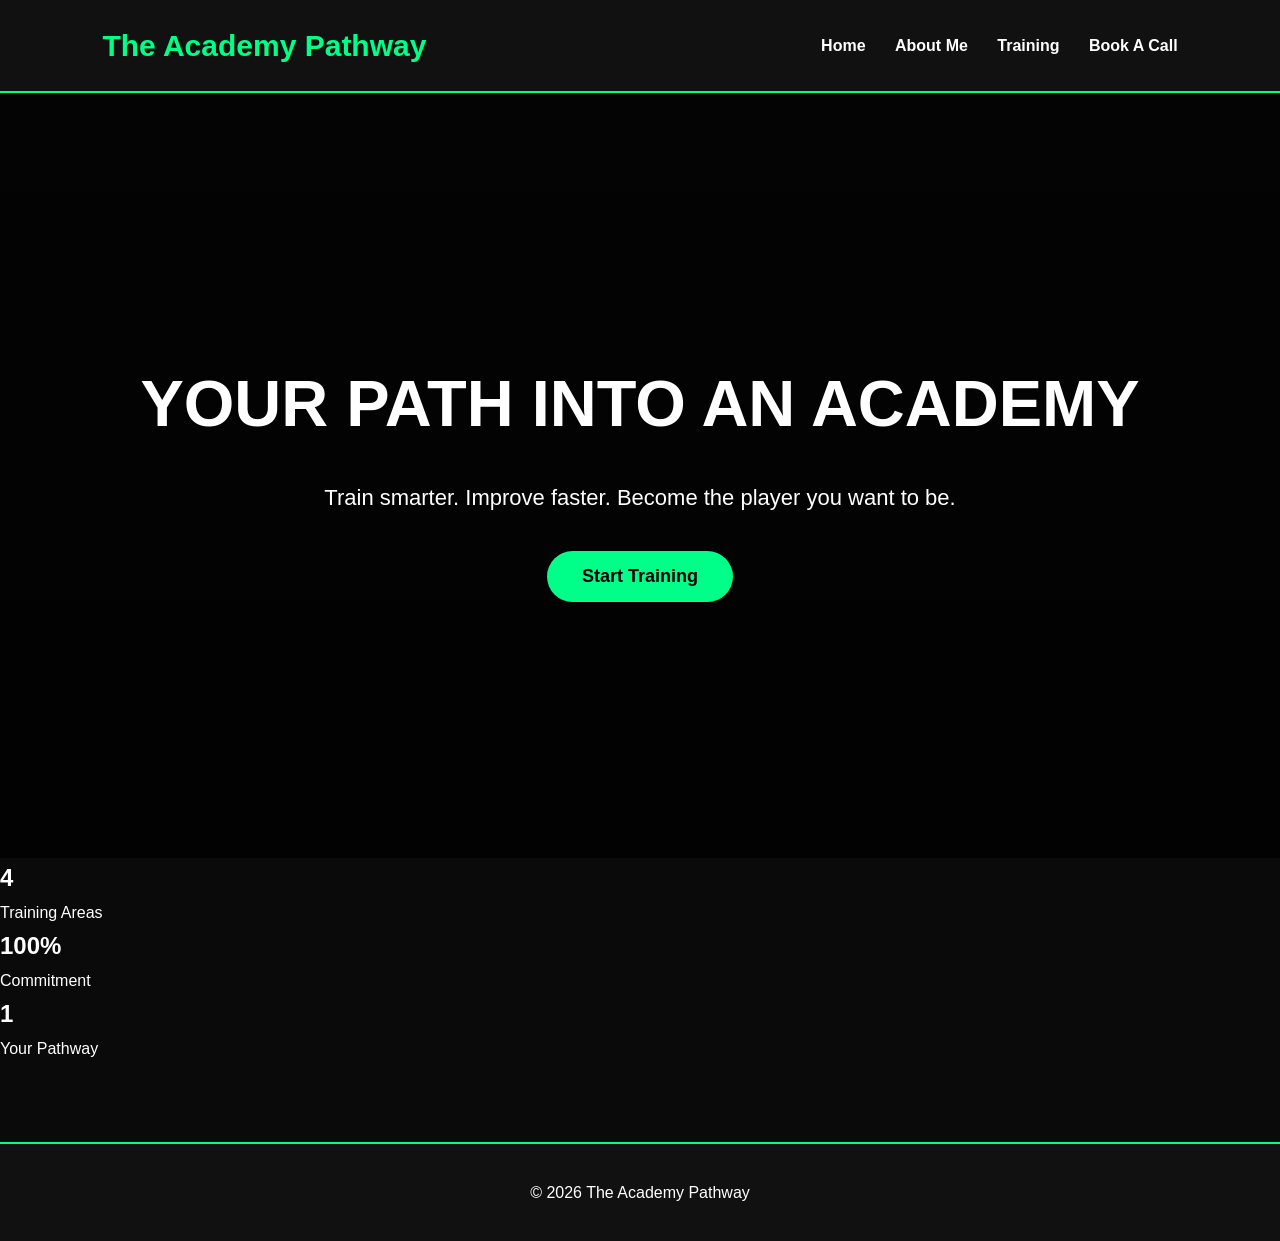
<file: index.html>
<!DOCTYPE html>
<html lang="en">
<head>
<meta charset="UTF-8">
<meta name="viewport" content="width=device-width, initial-scale=1.0">
<title>The Academy Pathway</title>
<link rel="stylesheet" href="style.css">
</head>

<body>

<header>

<h1>The Academy Pathway</h1>

<nav>
<a href="index.html">Home</a>
<a href="about.html">About Me</a>
<a href="training.html">Training</a>
<a href="book.html">Book A Call</a>
</nav>

</header>

<section class="hero">

<h2>YOUR PATH INTO AN ACADEMY</h2>

<p>
Train smarter. Improve faster. Become the player you want to be.
</p>

<a href="training.html">
<button>Start Training</button>
</a>

</section>

<section class="stats">

<div class="stat">
<h2>4</h2>
<p>Training Areas</p>
</div>

<div class="stat">
<h2>100%</h2>
<p>Commitment</p>
</div>

<div class="stat">
<h2>1</h2>
<p>Your Pathway</p>
</div>

</section>

<footer>

<p>© 2026 The Academy Pathway</p>

</footer>

<script src="script.js"></script>

</body>
</html>
</file>
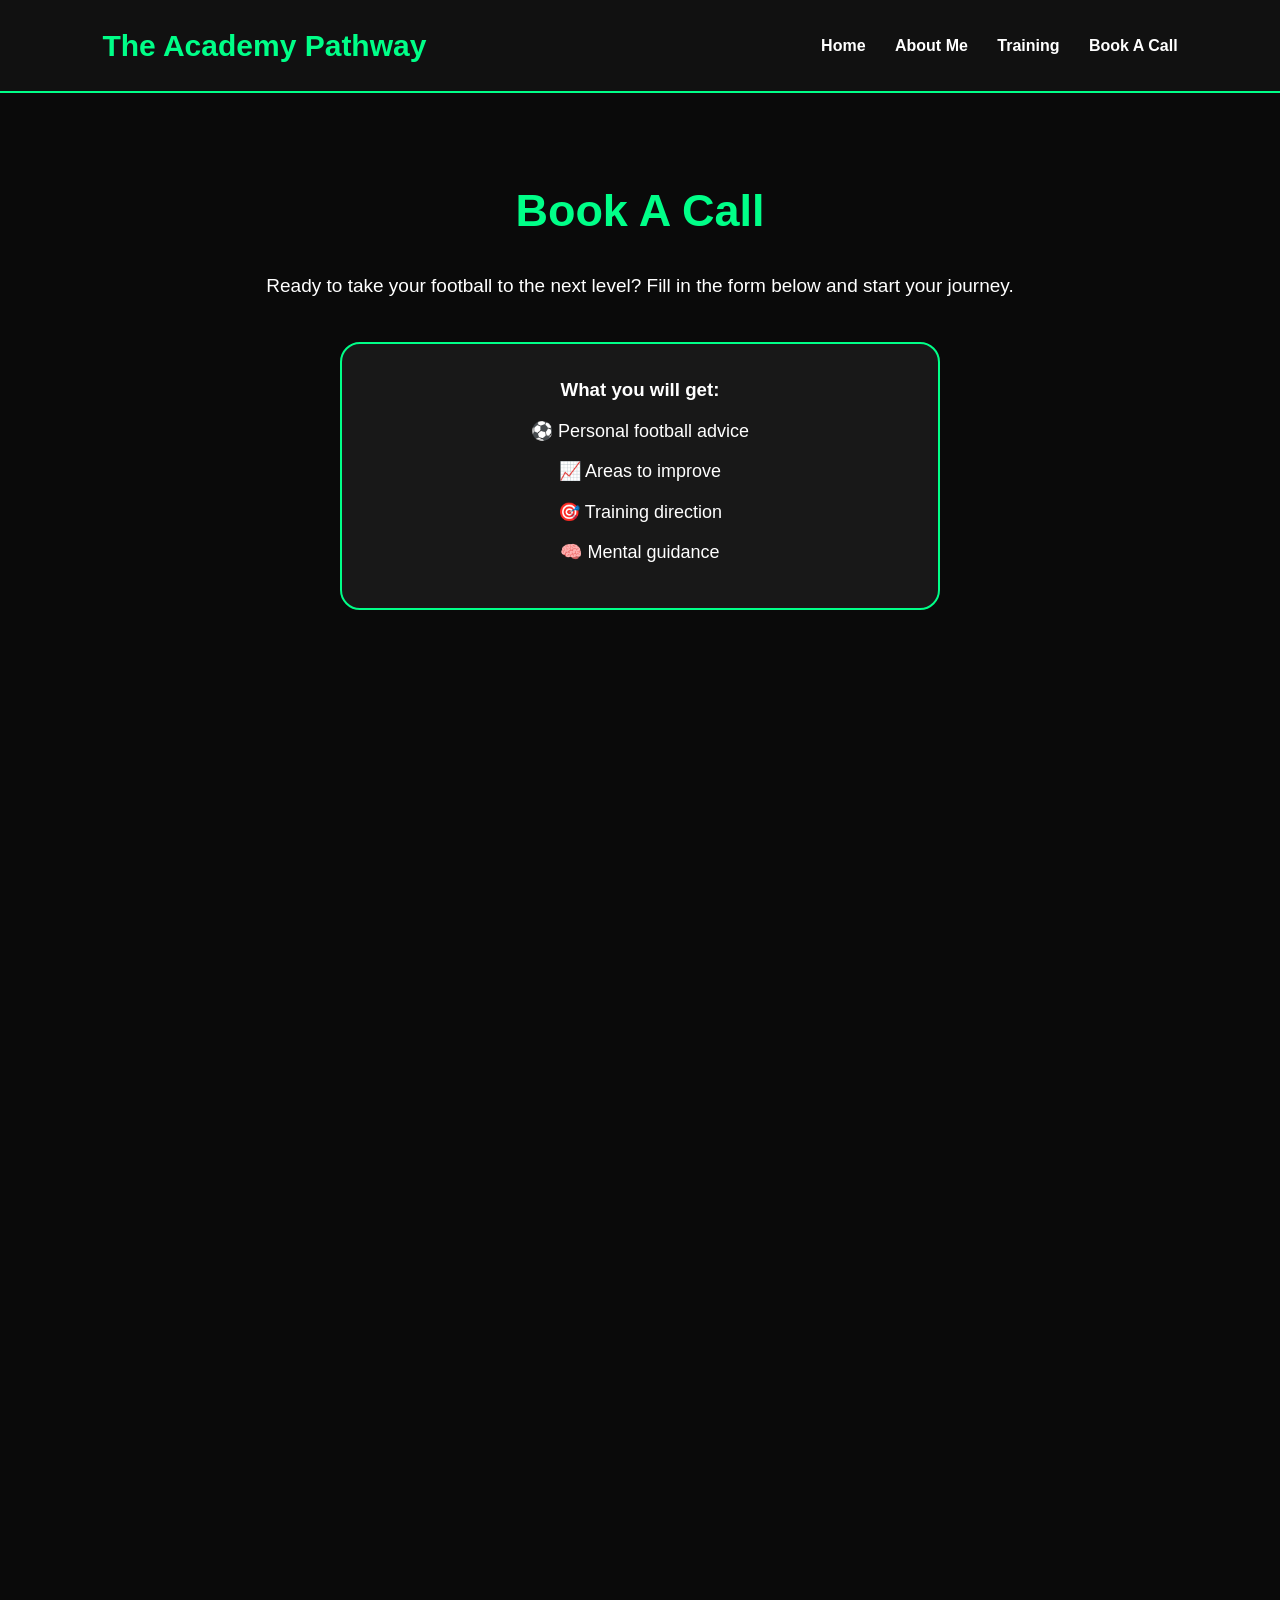
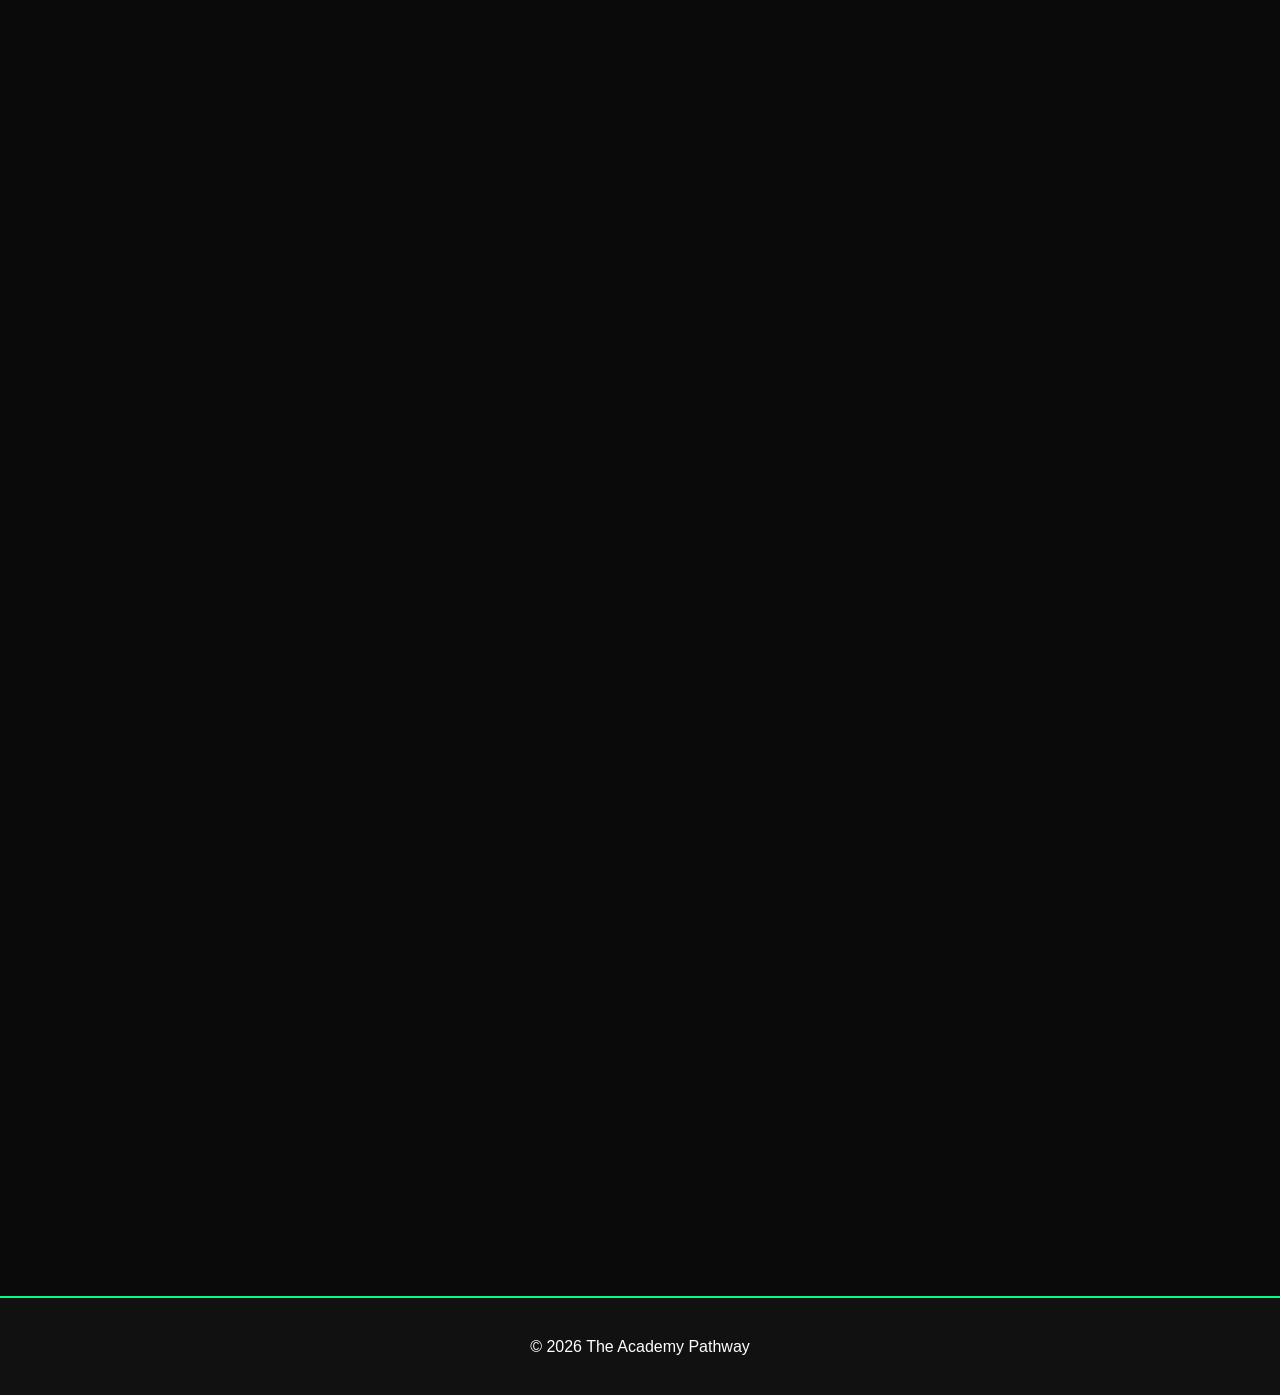
<file: book.html>
<!DOCTYPE html>
<html lang="en">

<head>

<meta charset="UTF-8">
<meta name="viewport" content="width=device-width, initial-scale=1.0">

<title>Book A Call | The Academy Pathway</title>

<link rel="stylesheet" href="style.css">

</head>


<body>


<header>

<h1>The Academy Pathway</h1>

<nav>

<a href="index.html">Home</a>

<a href="about.html">About Me</a>

<a href="training.html">Training</a>

<a href="book.html">Book A Call</a>

</nav>

</header>



<section class="page">


<h2>Book A Call</h2>


<p>
Ready to take your football to the next level?
Fill in the form below and start your journey.
</p>



<div class="call-box">


<h3>What you will get:</h3>


<ul>

<li>⚽ Personal football advice</li>

<li>📈 Areas to improve</li>

<li>🎯 Training direction</li>

<li>🧠 Mental guidance</li>

</ul>


</div>


<div class="form-container">

<iframe src="https://docs.google.com/forms/d/e/1FAIpQLSeIfpOwJdbwak38sV3lNtuc94ovUS2YeBy5KNdYem3vvDSJ8g/viewform?embedded=true"
width="640"
height="2086"
frameborder="0"
marginheight="0"
marginwidth="0">
Läser in…
</iframe>

</div>


</div>



</section>



<footer>

<p>
© 2026 The Academy Pathway
</p>

</footer>


</body>

</html>
</file>
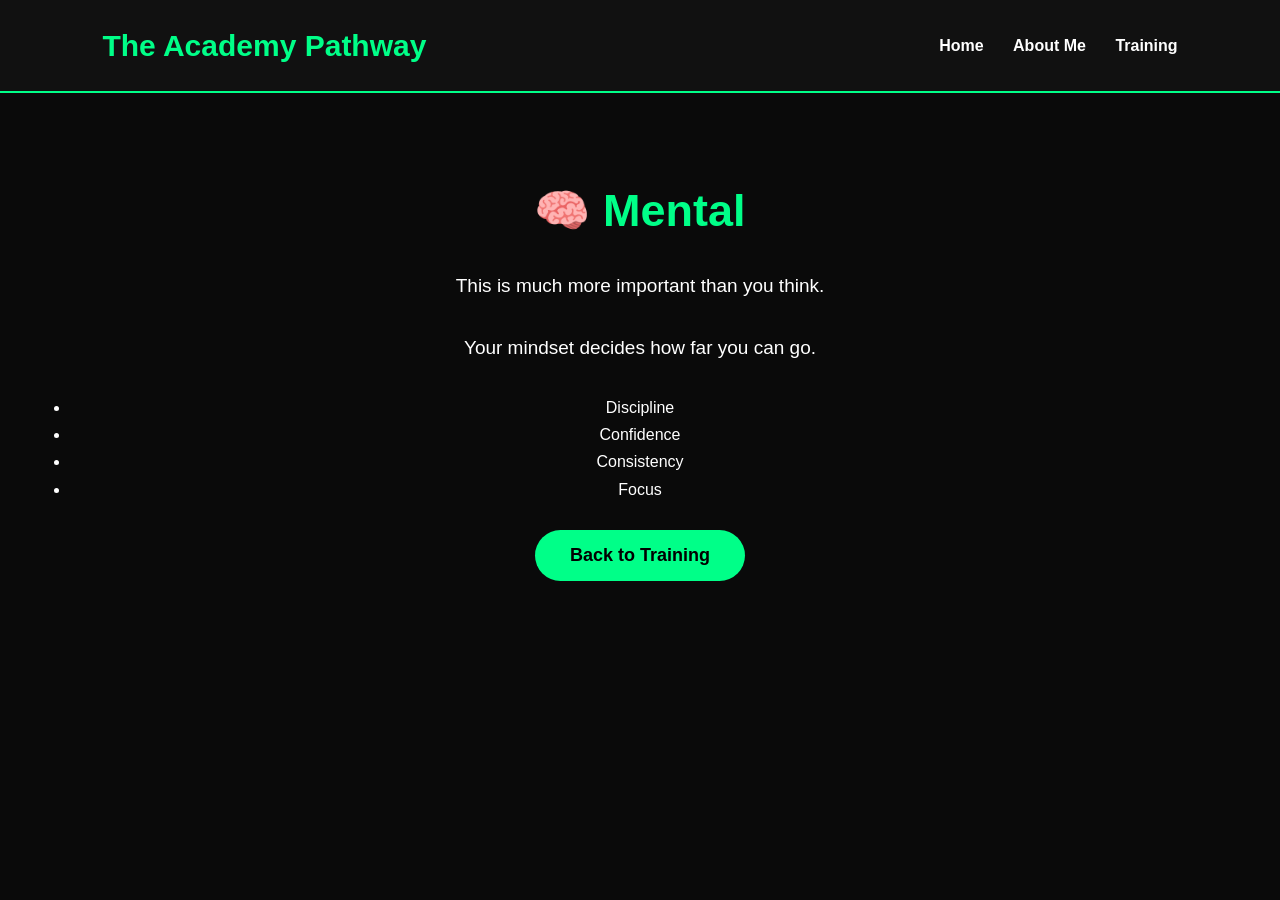
<file: mental.html>
<!DOCTYPE html>
<html lang="en">

<head>
<meta charset="UTF-8">
<meta name="viewport" content="width=device-width, initial-scale=1.0">

<title>Mental | The Academy Pathway</title>

<link rel="stylesheet" href="style.css">
</head>

<body>

<header>

<h1>The Academy Pathway</h1>

<nav>
<a href="index.html">Home</a>
<a href="about.html">About Me</a>
<a href="training.html">Training</a>
</nav>

</header>


<section class="page">

<h2>🧠 Mental</h2>

<p>
This is much more important than you think.
</p>

<p>
Your mindset decides how far you can go.
</p>

<ul>
<li>Discipline</li>
<li>Confidence</li>
<li>Consistency</li>
<li>Focus</li>
</ul>

<br>

<a href="training.html">
<button>Back to Training</button>
</a>

</section>


</body>
</html>
</file>
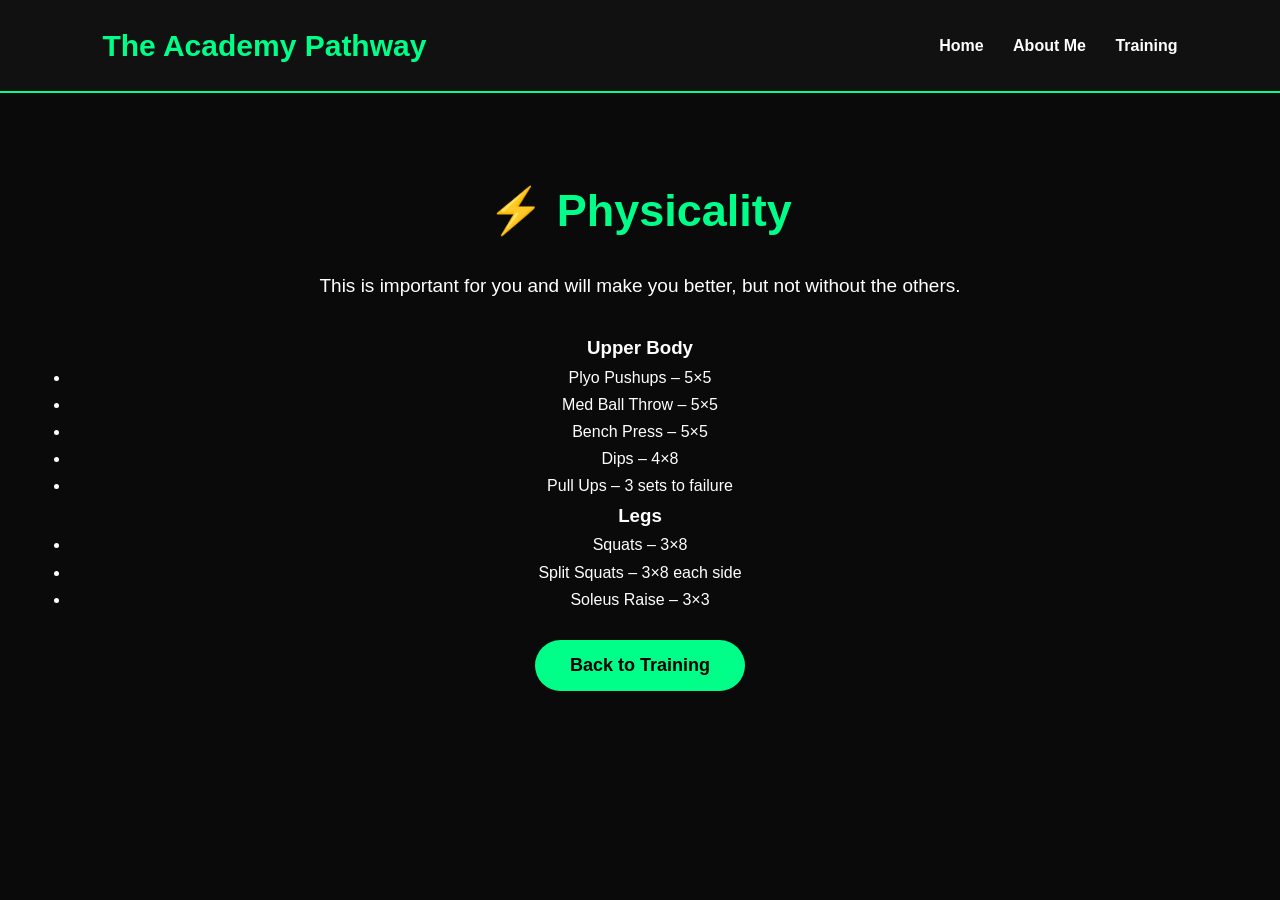
<file: physicality.html>
<!DOCTYPE html>
<html lang="en">
<head>
<meta charset="UTF-8">
<meta name="viewport" content="width=device-width, initial-scale=1.0">
<title>Physicality | The Academy Pathway</title>
<link rel="stylesheet" href="style.css">
</head>

<body>

<header>
<h1>The Academy Pathway</h1>

<nav>
<a href="index.html">Home</a>
<a href="about.html">About Me</a>
<a href="training.html">Training</a>
</nav>

</header>

<section class="page">

<h2>⚡ Physicality</h2>

<p>
This is important for you and will make you better, but not without the others.
</p>

<h3>Upper Body</h3>

<ul>
<li>Plyo Pushups – 5×5</li>
<li>Med Ball Throw – 5×5</li>
<li>Bench Press – 5×5</li>
<li>Dips – 4×8</li>
<li>Pull Ups – 3 sets to failure</li>
</ul>

<h3>Legs</h3>

<ul>
<li>Squats – 3×8</li>
<li>Split Squats – 3×8 each side</li>
<li>Soleus Raise – 3×3</li>
</ul>

<br>

<a href="training.html">
<button>Back to Training</button>
</a>

</section>

</body>
</html>
</file>
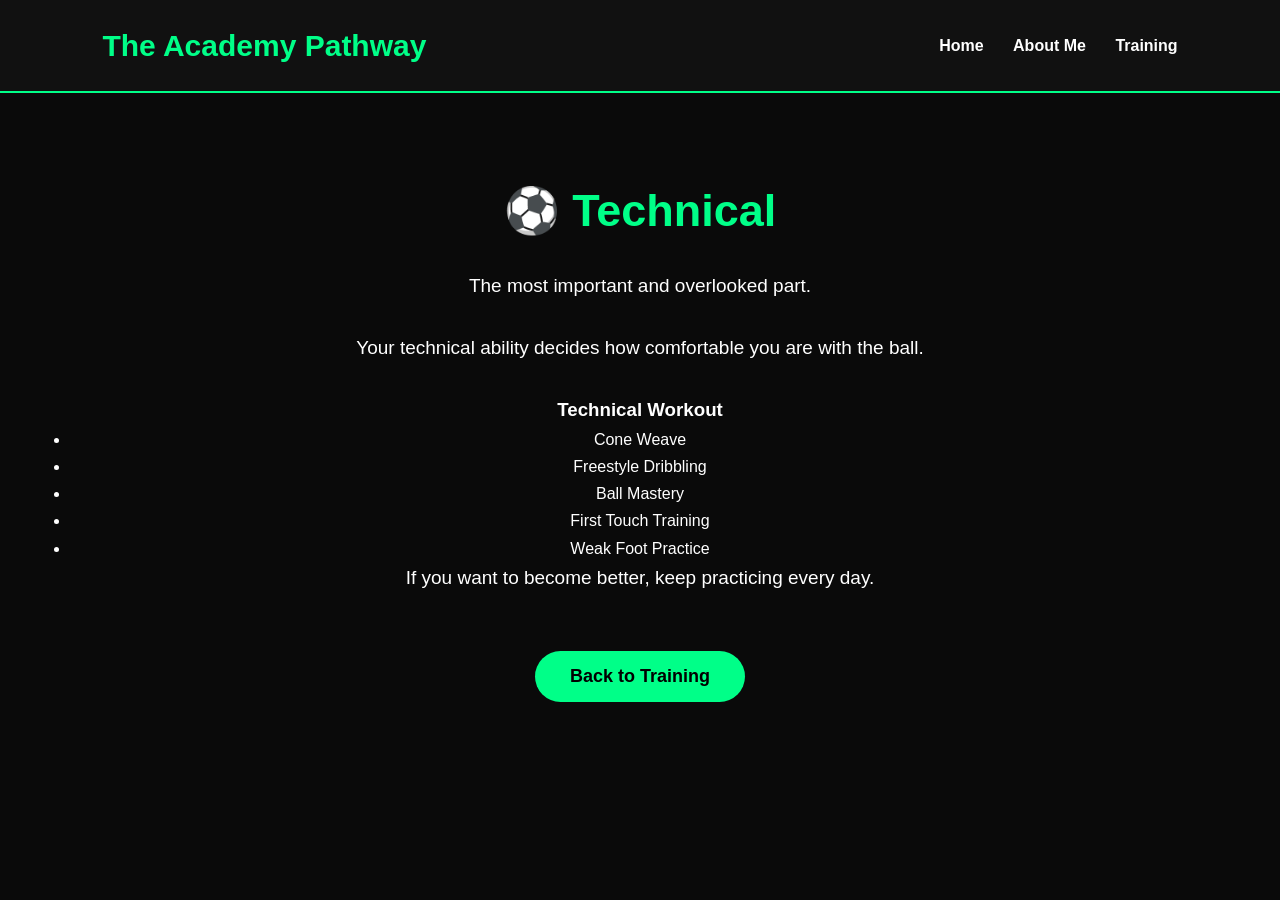
<file: technical.html>
<!DOCTYPE html>
<html lang="en">

<head>

<meta charset="UTF-8">
<meta name="viewport" content="width=device-width, initial-scale=1.0">

<title>Technical | The Academy Pathway</title>

<link rel="stylesheet" href="style.css">

</head>


<body>

<header>

<h1>The Academy Pathway</h1>

<nav>
<a href="index.html">Home</a>
<a href="about.html">About Me</a>
<a href="training.html">Training</a>
</nav>

</header>


<section class="page">

<h2>⚽ Technical</h2>


<p>
The most important and overlooked part.
</p>


<p>
Your technical ability decides how comfortable you are with the ball.
</p>


<h3>Technical Workout</h3>


<ul>

<li>Cone Weave</li>

<li>Freestyle Dribbling</li>

<li>Ball Mastery</li>

<li>First Touch Training</li>

<li>Weak Foot Practice</li>

</ul>


<p>
If you want to become better, keep practicing every day.
</p>


<br>


<a href="training.html">
<button>Back to Training</button>
</a>


</section>


</body>

</html>
</file>
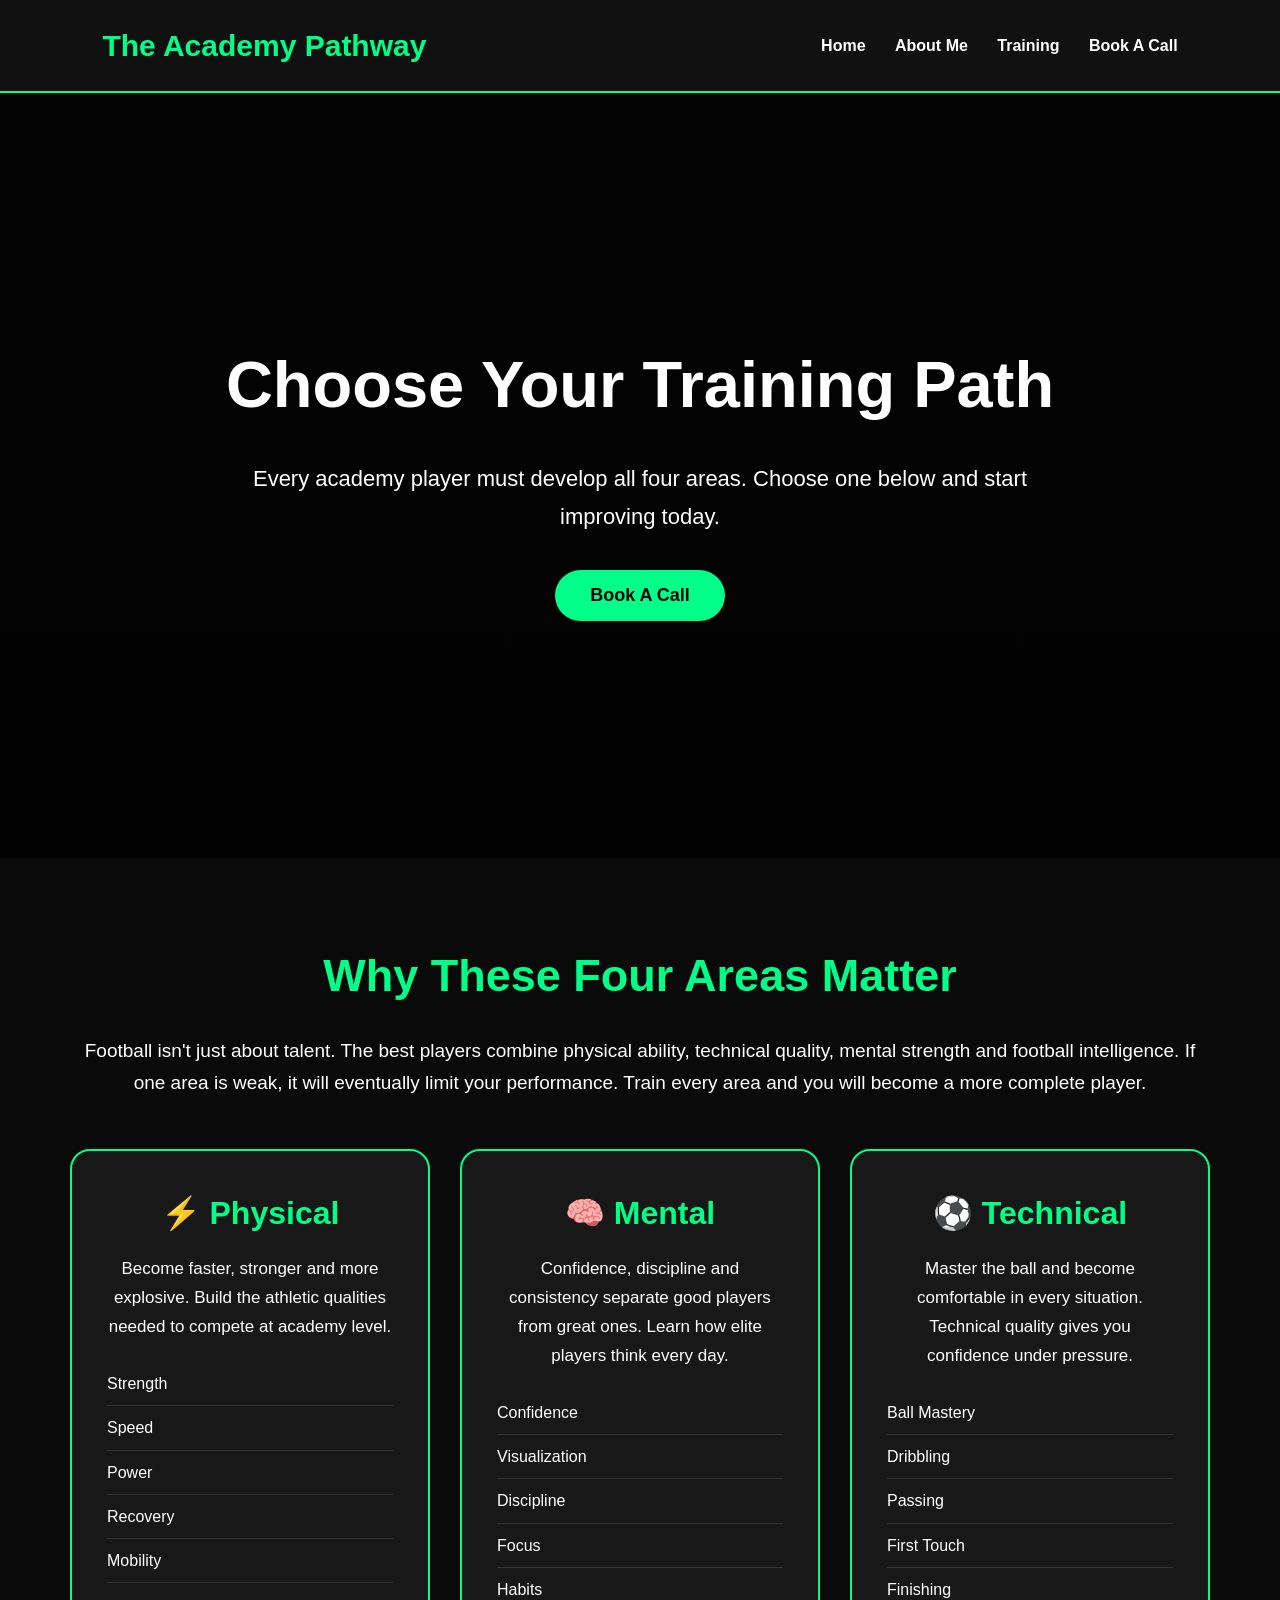
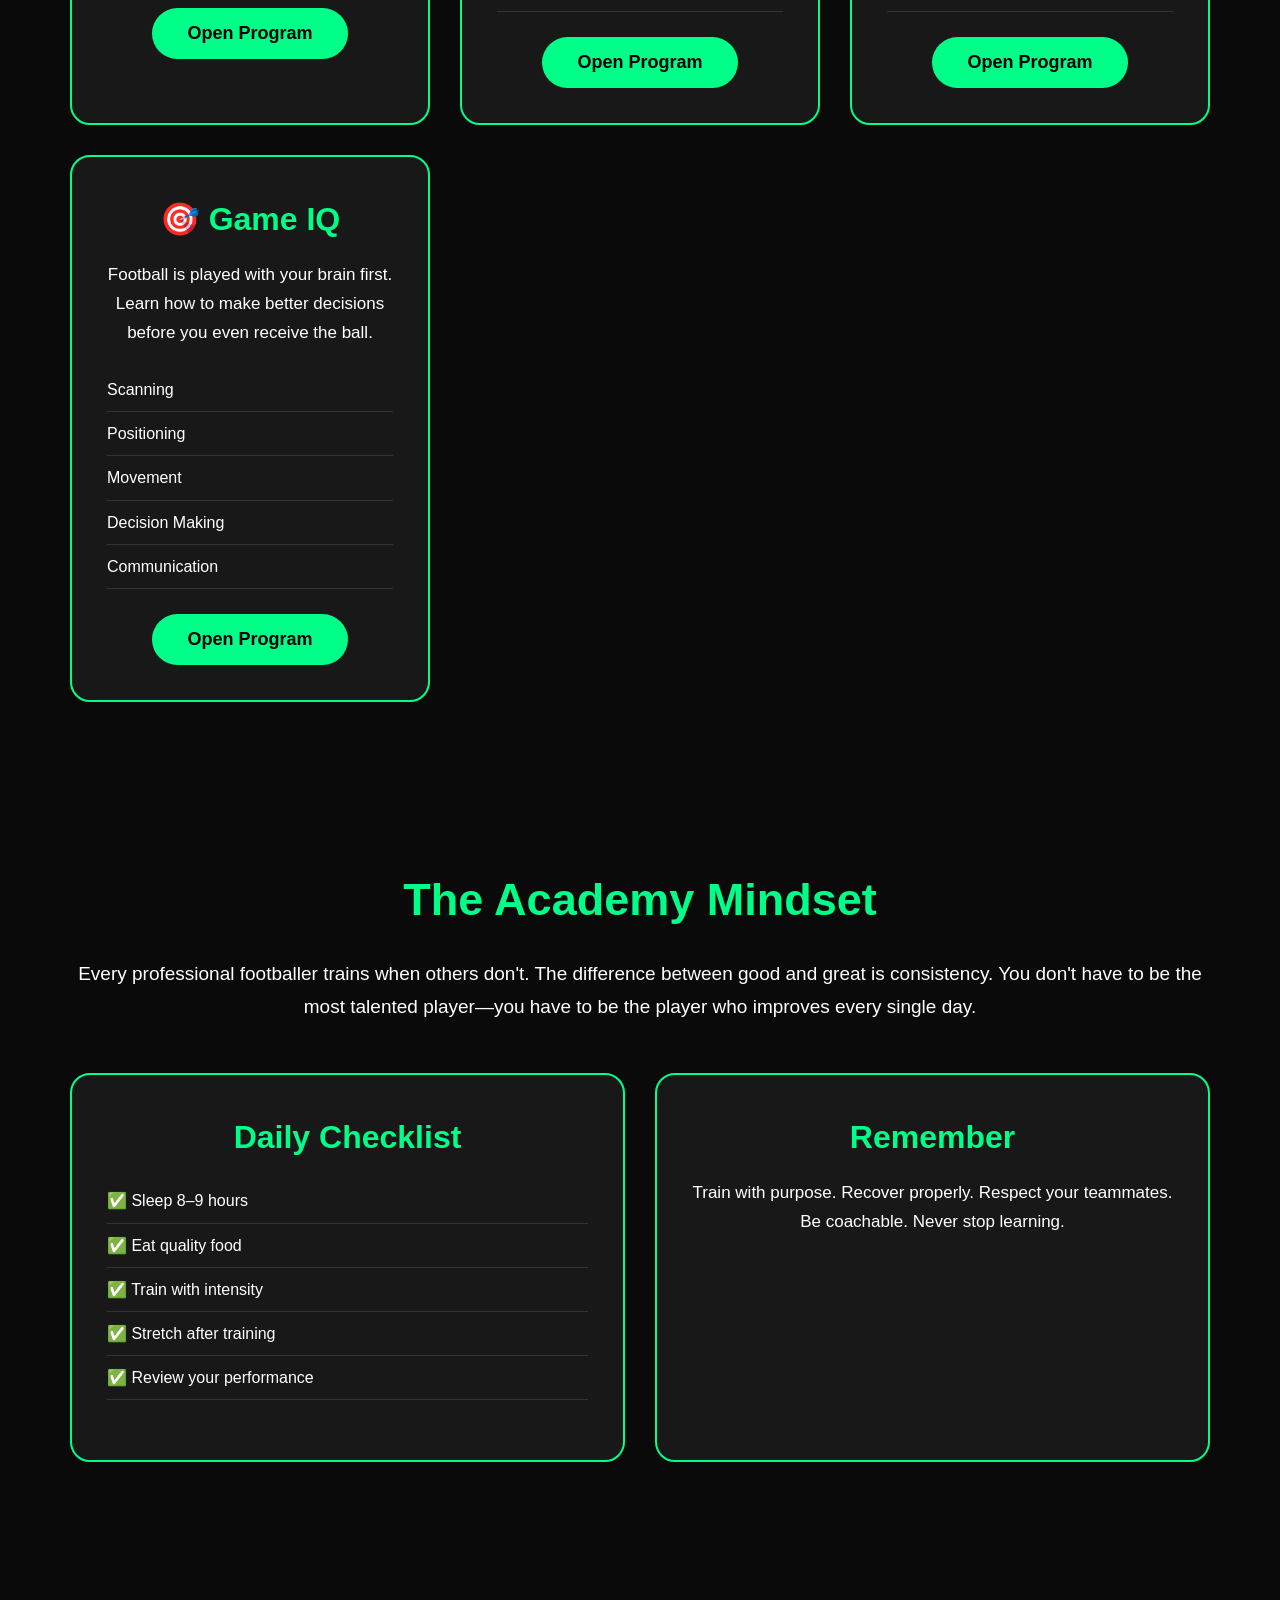
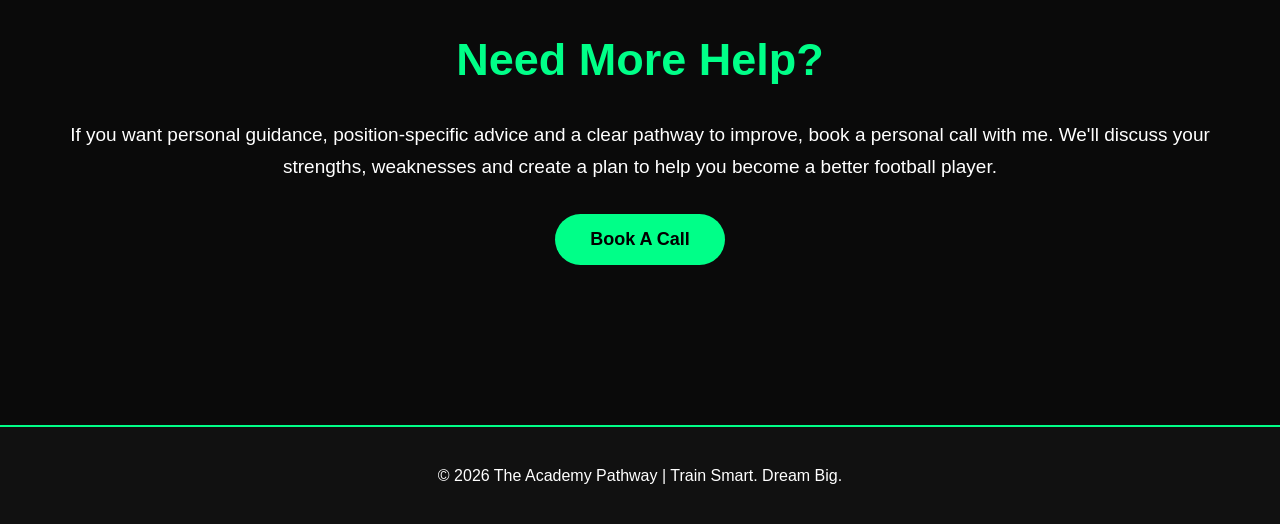
<file: training.html>
<!DOCTYPE html>
<html lang="en">

<head>

<meta charset="UTF-8">
<meta name="viewport" content="width=device-width, initial-scale=1.0">

<title>Training | The Academy Pathway</title>

<link rel="stylesheet" href="style.css">

</head>

<body>

<header>

<h1>The Academy Pathway</h1>

<nav>

<a href="index.html">Home</a>

<a href="about.html">About Me</a>

<a href="training.html">Training</a>

<a href="book.html">Book A Call</a>

</nav>

</header>

<section class="hero">

<h2>Choose Your Training Path</h2>

<p>
Every academy player must develop all four areas.
Choose one below and start improving today.
</p>

<a href="book.html">
<button>Book A Call</button>
</a>

</section>

<section class="page">

<h2>Why These Four Areas Matter</h2>

<p>
Football isn't just about talent.
The best players combine physical ability, technical quality,
mental strength and football intelligence.
If one area is weak, it will eventually limit your performance.
Train every area and you will become a more complete player.
</p>

<div class="cards">

<div class="card">

<h2>⚡ Physical</h2>

<p>
Become faster, stronger and more explosive.
Build the athletic qualities needed to compete at academy level.
</p>

<ul>

<li>Strength</li>

<li>Speed</li>

<li>Power</li>

<li>Recovery</li>

<li>Mobility</li>

</ul>

<a href="physicality.html">

<button>Open Program</button>

</a>

</div>

<div class="card">

<h2>🧠 Mental</h2>

<p>
Confidence, discipline and consistency separate good players from great ones.
Learn how elite players think every day.
</p>

<ul>

<li>Confidence</li>

<li>Visualization</li>

<li>Discipline</li>

<li>Focus</li>

<li>Habits</li>

</ul>

<a href="mental.html">

<button>Open Program</button>

</a>

</div>
<div class="card">

<h2>⚽ Technical</h2>

<p>
Master the ball and become comfortable in every situation.
Technical quality gives you confidence under pressure.
</p>

<ul>
<li>Ball Mastery</li>
<li>Dribbling</li>
<li>Passing</li>
<li>First Touch</li>
<li>Finishing</li>
</ul>

<a href="technical.html">
<button>Open Program</button>
</a>

</div>

<div class="card">

<h2>🎯 Game IQ</h2>

<p>
Football is played with your brain first.
Learn how to make better decisions before you even receive the ball.
</p>

<ul>
<li>Scanning</li>
<li>Positioning</li>
<li>Movement</li>
<li>Decision Making</li>
<li>Communication</li>
</ul>

<a href="gameiq.html">
<button>Open Program</button>
</a>

</div>

</div>

</section>

<section class="page">

<h2>The Academy Mindset</h2>

<p>
Every professional footballer trains when others don't.
The difference between good and great is consistency.
You don't have to be the most talented player—you have to be the player who improves every single day.
</p>

<div class="cards">

<div class="card">

<h2>Daily Checklist</h2>

<ul>
<li>✅ Sleep 8–9 hours</li>
<li>✅ Eat quality food</li>
<li>✅ Train with intensity</li>
<li>✅ Stretch after training</li>
<li>✅ Review your performance</li>
</ul>

</div>

<div class="card">

<h2>Remember</h2>

<p>
Train with purpose.

Recover properly.

Respect your teammates.

Be coachable.

Never stop learning.
</p>

</div>

</div>

</section>

<section class="page">

<h2>Need More Help?</h2>

<p>
If you want personal guidance, position-specific advice and a clear pathway to improve, book a personal call with me.
We'll discuss your strengths, weaknesses and create a plan to help you become a better football player.
</p>

<a href="book.html">
<button>Book A Call</button>
</a>

</section>

<footer>

<p>
© 2026 The Academy Pathway | Train Smart. Dream Big.
</p>

</footer>

</body>

</html>
</file>
<file: style.css>
/* ---------- GENERAL ---------- */

*{
margin:0;
padding:0;
box-sizing:border-box;
font-family:Arial, Helvetica, sans-serif;
}

body{
background:#0a0a0a;
color:white;
line-height:1.7;
}

/* ---------- HEADER ---------- */

header{
position:sticky;
top:0;
display:flex;
justify-content:space-between;
align-items:center;
padding:20px 8%;
background:#111;
border-bottom:2px solid #00ff88;
z-index:1000;
}

header h1{
font-size:30px;
color:#00ff88;
}

nav a{
color:white;
text-decoration:none;
margin-left:25px;
font-weight:bold;
transition:.3s;
}

nav a:hover{
color:#00ff88;
}

/* ---------- HERO ---------- */

.hero{
height:85vh;
display:flex;
flex-direction:column;
justify-content:center;
align-items:center;
text-align:center;
padding:40px;

background:
linear-gradient(rgba(0,0,0,.65),rgba(0,0,0,.8)),
url("https://images.unsplash.com/photo-1517466787929-bc90951d0974?auto=format&fit=crop&w=1600&q=80");

background-size:cover;
background-position:center;
}

.hero h2{
font-size:65px;
margin-bottom:20px;
}

.hero p{
font-size:22px;
max-width:800px;
margin-bottom:35px;
}

/* ---------- BUTTON ---------- */

button{
background:#00ff88;
color:black;
padding:15px 35px;
font-size:18px;
font-weight:bold;
border:none;
border-radius:40px;
cursor:pointer;
transition:.3s;
}

button:hover{
transform:scale(1.08);
background:white;
}

/* ---------- PAGE ---------- */

.page{
max-width:1200px;
margin:auto;
padding:80px 30px;
text-align:center;
}

.page h2{
font-size:45px;
margin-bottom:20px;
color:#00ff88;
}

.page p{
font-size:19px;
margin-bottom:30px;
}

/* ---------- CARDS ---------- */

.cards{
display:grid;
grid-template-columns:repeat(auto-fit,minmax(280px,1fr));
gap:30px;
margin-top:50px;
}

.card{
background:#181818;
padding:35px;
border-radius:20px;
border:2px solid #00ff88;
transition:.3s;
}

.card:hover{
transform:translateY(-10px);
box-shadow:0 0 30px rgba(0,255,136,.45);
}

.card h2{
font-size:32px;
margin-bottom:15px;
}

.card p{
font-size:17px;
margin-bottom:20px;
}

.card ul{
list-style:none;
text-align:left;
margin-bottom:25px;
}

.card li{
padding:8px 0;
border-bottom:1px solid #333;
}

/* ---------- ABOUT ---------- */

.about{
max-width:1000px;
margin:auto;
padding:80px 30px;
text-align:center;
}

.about h2{
font-size:50px;
color:#00ff88;
margin-bottom:30px;
}

.about p{
font-size:20px;
margin-bottom:20px;
}

.about img{
width:100%;
max-width:700px;
border-radius:20px;
margin:30px 0;
}

/* ---------- FOOTER ---------- */

footer{
background:#111;
padding:35px;
text-align:center;
margin-top:80px;
border-top:2px solid #00ff88;
}

/* ---------- MOBILE ---------- */

@media(max-width:900px){

header{
flex-direction:column;
}

nav{
margin-top:20px;
}

nav a{
display:block;
margin:12px 0;
}

.hero h2{
font-size:42px;
}

.hero p{
font-size:18px;
}

.page h2{
font-size:34px;
}

}
.call-box{

background:#181818;

padding:30px;

border-radius:20px;

margin:40px auto;

max-width:600px;

border:2px solid #00ff88;

}


.call-box li{

list-style:none;

font-size:18px;

margin:10px;

}


.form-container{

display:flex;

justify-content:center;

margin-top:40px;

}


.form-container iframe{

border-radius:20px;

max-width:100%;

}
</file>
